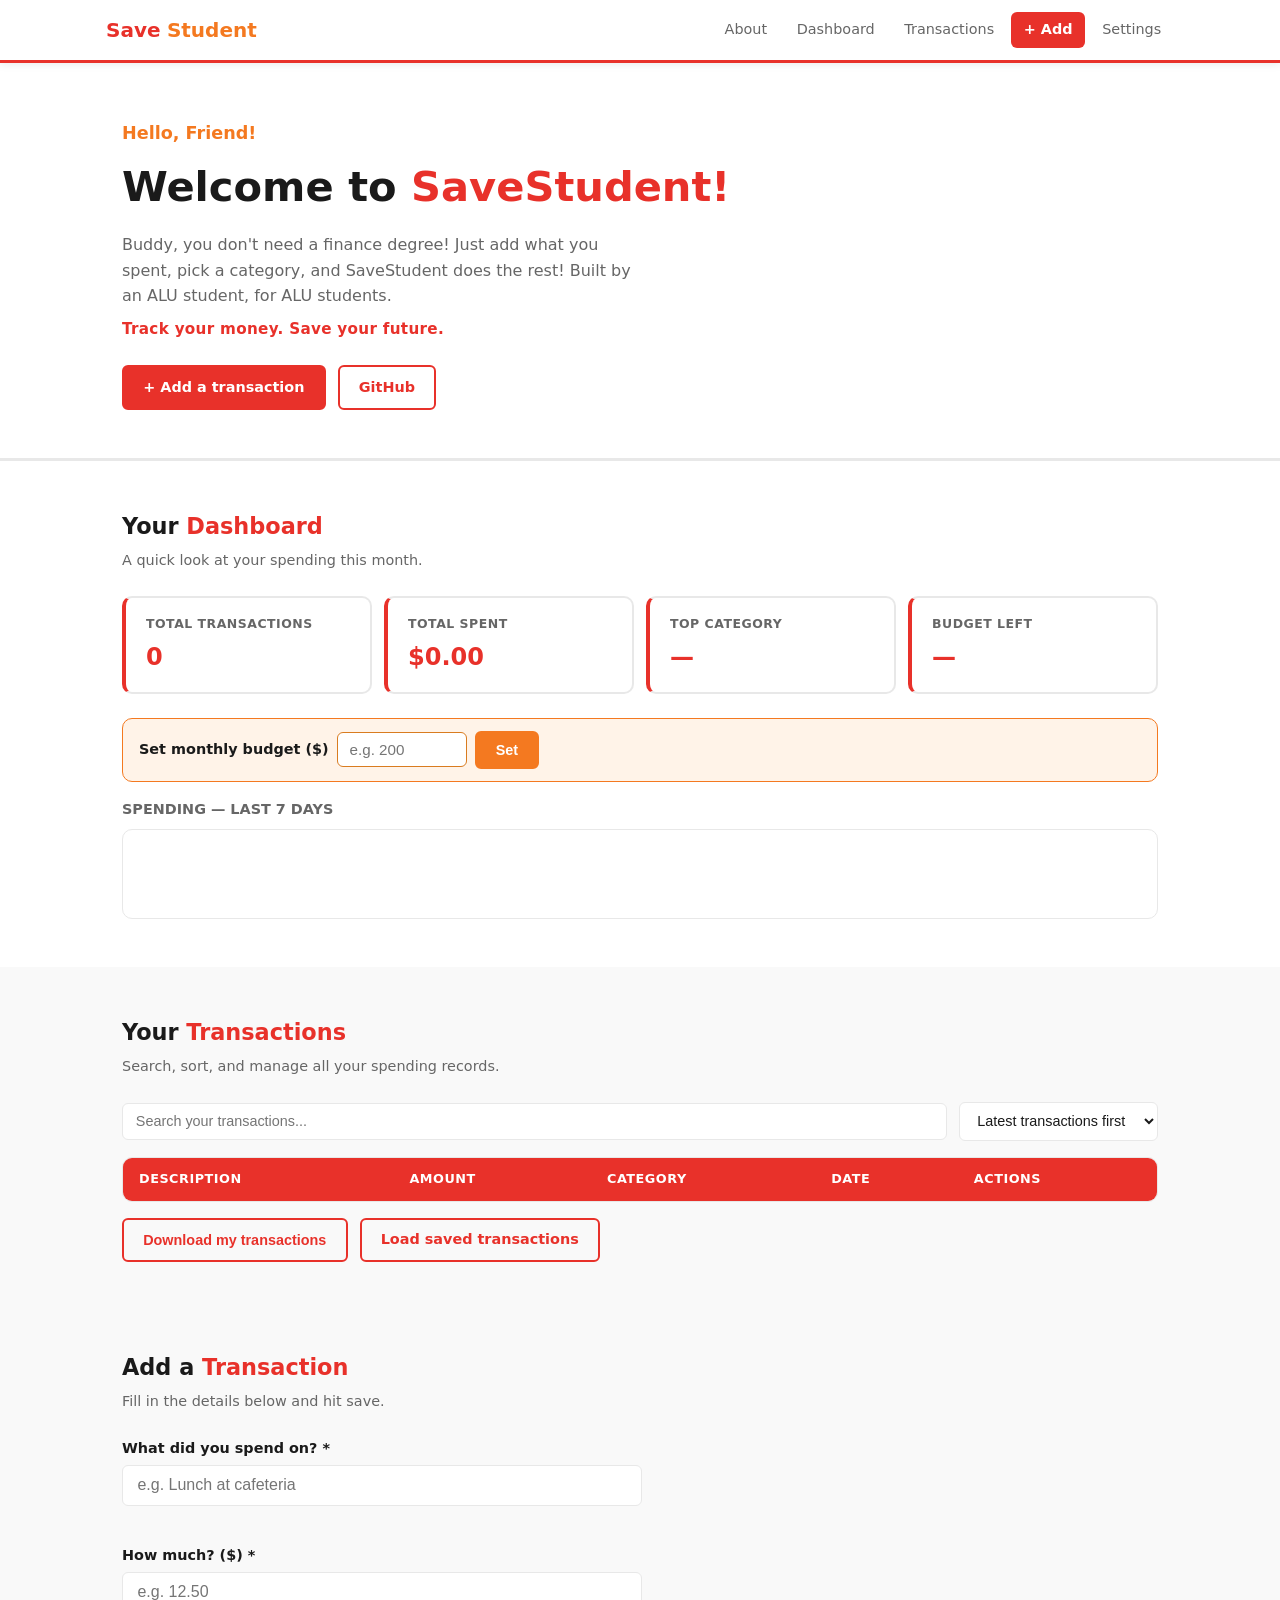
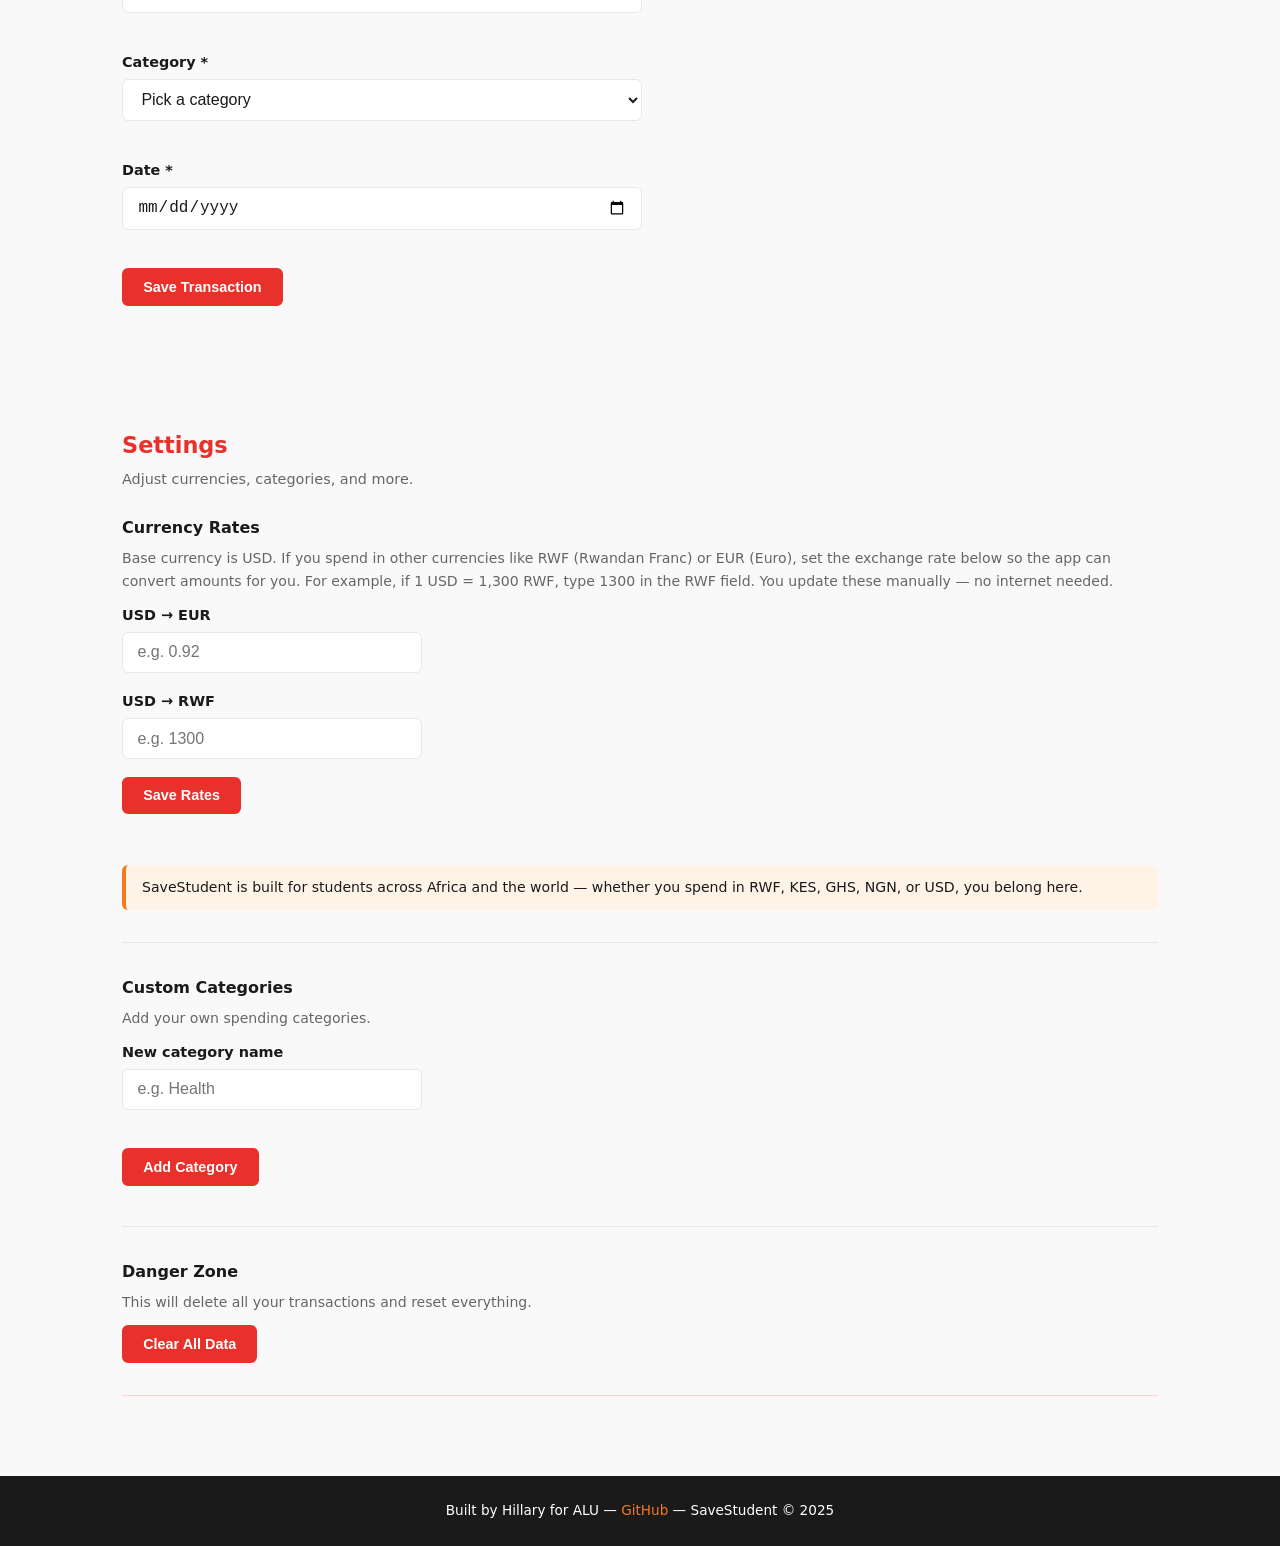
<file: index.html>
<!DOCTYPE html>
<html lang="en">
<head>
  <meta charset="UTF-8" />
  <meta name="viewport" content="width=device-width, initial-scale=1.0" />
  <title>Save Student — Track Your Money</title>
  <link rel="stylesheet" href="styles/main.css" />
</head>
<body>

  <a href="#main-content" class="skip-link">Skip to main content</a>

  <!-- HEADER -->
  <header class="site-header">
    <div class="header-inner">
      <a href="#about" class="logo">Save<span class="accent">Student</span></a>
      <nav class="main-nav" aria-label="Main navigation">
        <ul>
          <li><a href="#about"           class="nav-link">About</a></li>
          <li><a href="#dashboard"       class="nav-link">Dashboard</a></li>
          <li><a href="#transactions"    class="nav-link">Transactions</a></li>
          <li><a href="#add-transaction" class="nav-link nav-link--cta">+ Add</a></li>
          <li><a href="#settings"        class="nav-link">Settings</a></li>
        </ul>
      </nav>
      <button class="nav-toggle" aria-label="Toggle navigation" aria-expanded="false">
        <span></span><span></span><span></span>
      </button>
    </div>
  </header>

  <main id="main-content">

<!-- ABOUT / HERO -->
    <section id="about" class="hero" aria-labelledby="about-heading">
      <div class="container">
        <p class="hero-greeting">Hello, Friend! </p>
        <h1 id="about-heading">Welcome to <span>SaveStudent!</span></h1>
        <p class="hero-sub">Buddy, you don't need a finance degree! Just add what you spent, pick a category, and SaveStudent does the rest! Built by an ALU student, for ALU students.</p>
        <p class="hero-tagline">Track your money. Save your future.</p>
        <div class="hero-links">
          <a href="#add-transaction" class="btn btn--primary">+ Add a transaction</a>
          <a href="https://github.com/hillary-kayne" target="_blank" class="btn btn--outline">GitHub</a>
        </div>
      </div>
    </section>

    <!-- DASHBOARD -->
    <section id="dashboard" class="section" aria-labelledby="dashboard-heading">
      <div class="container">
        <h2 id="dashboard-heading" class="section-title">Your <span>Dashboard</span></h2>
        <p class="section-sub">A quick look at your spending this month.</p>

        <div class="stats-grid">
          <div class="stat-card">
            <span class="stat-label">Total Transactions</span>
            <span class="stat-value" id="stat-total">0</span>
          </div>
          <div class="stat-card">
            <span class="stat-label">Total Spent</span>
            <span class="stat-value" id="stat-spent">$0.00</span>
          </div>
          <div class="stat-card">
            <span class="stat-label">Top Category</span>
            <span class="stat-value" id="stat-top-cat">—</span>
          </div>
          <div class="stat-card">
            <span class="stat-label">Budget Left</span>
            <span class="stat-value" id="stat-remaining">—</span>
          </div>
        </div>

        <div class="budget-cap-row">
          <label for="budget-cap">Set monthly budget ($)</label>
          <input type="number" id="budget-cap" placeholder="e.g. 200" min="0" style="width:130px;padding:0.5rem 0.75rem;border:1.5px solid #d97c20;border-radius:6px;font-size:0.95rem;" />
          <button id="set-budget-btn" class="btn btn--orange">Set</button>
        </div>

        <div id="budget-alert" role="status" aria-live="polite" class="budget-alert hidden"></div>

        <div class="chart-section">
          <h3>Spending — Last 7 Days</h3>
          <div class="bar-chart" id="bar-chart" aria-label="Bar chart of spending over last 7 days"></div>
        </div>
      </div>
    </section>

    <!-- TRANSACTIONS -->
    <section id="transactions" class="section section--alt" aria-labelledby="transactions-heading">
      <div class="container">
        <h2 id="transactions-heading" class="section-title">Your <span>Transactions</span></h2>
        <p class="section-sub">Search, sort, and manage all your spending records.</p>

        <div class="table-controls">
          <div class="search-wrap">
            <label for="search-input" class="sr-only">Search transactions</label>
            <input type="text" id="search-input" placeholder="Search your transactions..." autocomplete="off" />
          </div>
          <div class="sort-wrap">
            <label for="sort-select" class="sr-only">Sort by</label>
            <select id="sort-select">
              <option value="date-desc">Latest transactions first</option>
              <option value="date-asc">Oldest transactions first</option>
              <option value="desc-asc">Name A → Z</option>
              <option value="desc-desc">Name Z → A</option>
              <option value="amount-asc">Lowest amount first</option>
              <option value="amount-desc">Highest amount first</option>
            </select>
          </div>
        </div>

        <div id="search-status" role="status" aria-live="polite" class="sr-only"></div>

        <div class="table-wrap">
          <table class="transactions-table" aria-label="Transactions list">
            <thead>
              <tr>
                <th scope="col">Description</th>
                <th scope="col">Amount</th>
                <th scope="col">Category</th>
                <th scope="col">Date</th>
                <th scope="col">Actions</th>
              </tr>
            </thead>
            <tbody id="transactions-body"></tbody>
          </table>
          <p id="empty-state" class="empty-state hidden">No transactions yet — add your first one below!</p>
        </div>

        <div class="import-export">
          <button id="export-btn" class="btn btn--outline">Download my transactions</button>
          <label class="btn btn--outline" for="import-input">
            Load saved transactions
            <input type="file" id="import-input" accept=".json" class="sr-only" />
          </label>
        </div>
      </div>
    </section>

    <!-- ADD / EDIT FORM -->
    <section id="add-transaction" aria-labelledby="form-heading">
      <div class="container" style="padding-top:2.5rem;padding-bottom:2.5rem;">
        <h2 id="form-heading" class="section-title">Add a <span>Transaction</span></h2>
        <p class="section-sub">Fill in the details below and hit save.</p>

        <form id="transaction-form" novalidate style="max-width:520px;">
          <input type="hidden" id="edit-id" />

          <div class="form-group">
            <label for="f-description">What did you spend on? *</label>
            <input type="text" id="f-description" required autocomplete="off" placeholder="e.g. Lunch at cafeteria" />
            <span class="field-error" id="err-description" role="alert" aria-live="assertive"></span>
          </div>

          <div class="form-group">
            <label for="f-amount">How much? ($) *</label>
            <input type="text" id="f-amount" required placeholder="e.g. 12.50" />
            <span class="field-error" id="err-amount" role="alert" aria-live="assertive"></span>
          </div>

          <div class="form-group">
            <label for="f-category">Category *</label>
            <select id="f-category" required>
              <option value="">Pick a category</option>
              <option value="Food">Food</option>
              <option value="Books">Books</option>
              <option value="Transport">Transport</option>
              <option value="Entertainment">Entertainment</option>
              <option value="Fees">Fees</option>
              <option value="Other">Other</option>
            </select>
            <span class="field-error" id="err-category" role="alert" aria-live="assertive"></span>
          </div>

          <div class="form-group">
            <label for="f-date">Date *</label>
            <input type="date" id="f-date" required />
            <span class="field-error" id="err-date" role="alert" aria-live="assertive"></span>
          </div>

          <div class="form-actions">
            <button type="submit" class="btn btn--primary" id="form-submit-btn">Save Transaction</button>
            <button type="button" class="btn btn--ghost hidden" id="form-cancel-btn">Cancel</button>
          </div>

          <div id="form-status" role="status" aria-live="polite" class="form-status"></div>
        </form>
      </div>
    </section>

    <!-- SETTINGS -->
    <section id="settings" class="section section--alt" aria-labelledby="settings-heading">
      <div class="container">
        <h2 id="settings-heading" class="section-title"><span>Settings</span></h2>
        <p class="section-sub">Adjust currencies, categories, and more.</p>

        <div class="settings-group">
          <h3>Currency Rates</h3>
          <p class="settings-desc">Base currency is USD. If you spend in other currencies like RWF (Rwandan Franc) or EUR (Euro), set the exchange rate below so the app can convert amounts for you. For example, if 1 USD = 1,300 RWF, type 1300 in the RWF field. You update these manually — no internet needed.</p>
          <div class="form-group" style="max-width:300px;">
            <label for="rate-eur">USD → EUR</label>
            <input type="text" id="rate-eur" placeholder="e.g. 0.92" />
          </div>
          <div class="form-group" style="max-width:300px;">
            <label for="rate-rwf">USD → RWF</label>
            <input type="text" id="rate-rwf" placeholder="e.g. 1300" />
          </div>
          <button id="save-rates-btn" class="btn btn--primary">Save Rates</button>
          <div id="rates-status" role="status" aria-live="polite" class="form-status"></div>
          <p class="diversity-note"> SaveStudent is built for students across Africa and the world — whether you spend in RWF, KES, GHS, NGN, or USD, you belong here.</p>
        </div>

        <div class="settings-group">
          <h3>Custom Categories</h3>
          <p class="settings-desc">Add your own spending categories.</p>
          <div class="form-group" style="max-width:300px;">
            <label for="new-category">New category name</label>
            <input type="text" id="new-category" placeholder="e.g. Health" />
            <span class="field-error" id="err-new-category" role="alert" aria-live="assertive"></span>
          </div>
          <button id="add-category-btn" class="btn btn--primary">Add Category</button>
          <ul id="category-list" class="category-list" aria-label="Custom categories"></ul>
        </div>

        <div class="settings-group danger-zone">
          <h3>Danger Zone</h3>
          <p class="settings-desc">This will delete all your transactions and reset everything.</p>
          <button id="clear-data-btn" class="btn btn--danger">Clear All Data</button>
        </div>
      </div>
    </section>

  </main>

  <!-- FOOTER -->
  <footer class="site-footer">
    <div class="container">
      <p>Built by Hillary for ALU &mdash; <a href="https://github.com/hillary-kayne">GitHub</a> &mdash; SaveStudent &copy; 2025</p>
    </div>
  </footer>

  <!-- Delete confirm modal -->
  <div id="delete-modal" class="modal hidden" role="dialog" aria-modal="true" aria-labelledby="modal-title">
    <div class="modal-box">
      <h3 id="modal-title">Delete this transaction?</h3>
      <p>Once deleted, it's gone for good.</p>
      <div class="modal-actions">
        <button id="modal-confirm" class="btn btn--danger">Yes, delete</button>
        <button id="modal-cancel" class="btn btn--ghost">Cancel</button>
      </div>
    </div>
  </div>

  <script type="module" src="scripts/app.js"></script>
</body>
</html>
</file>
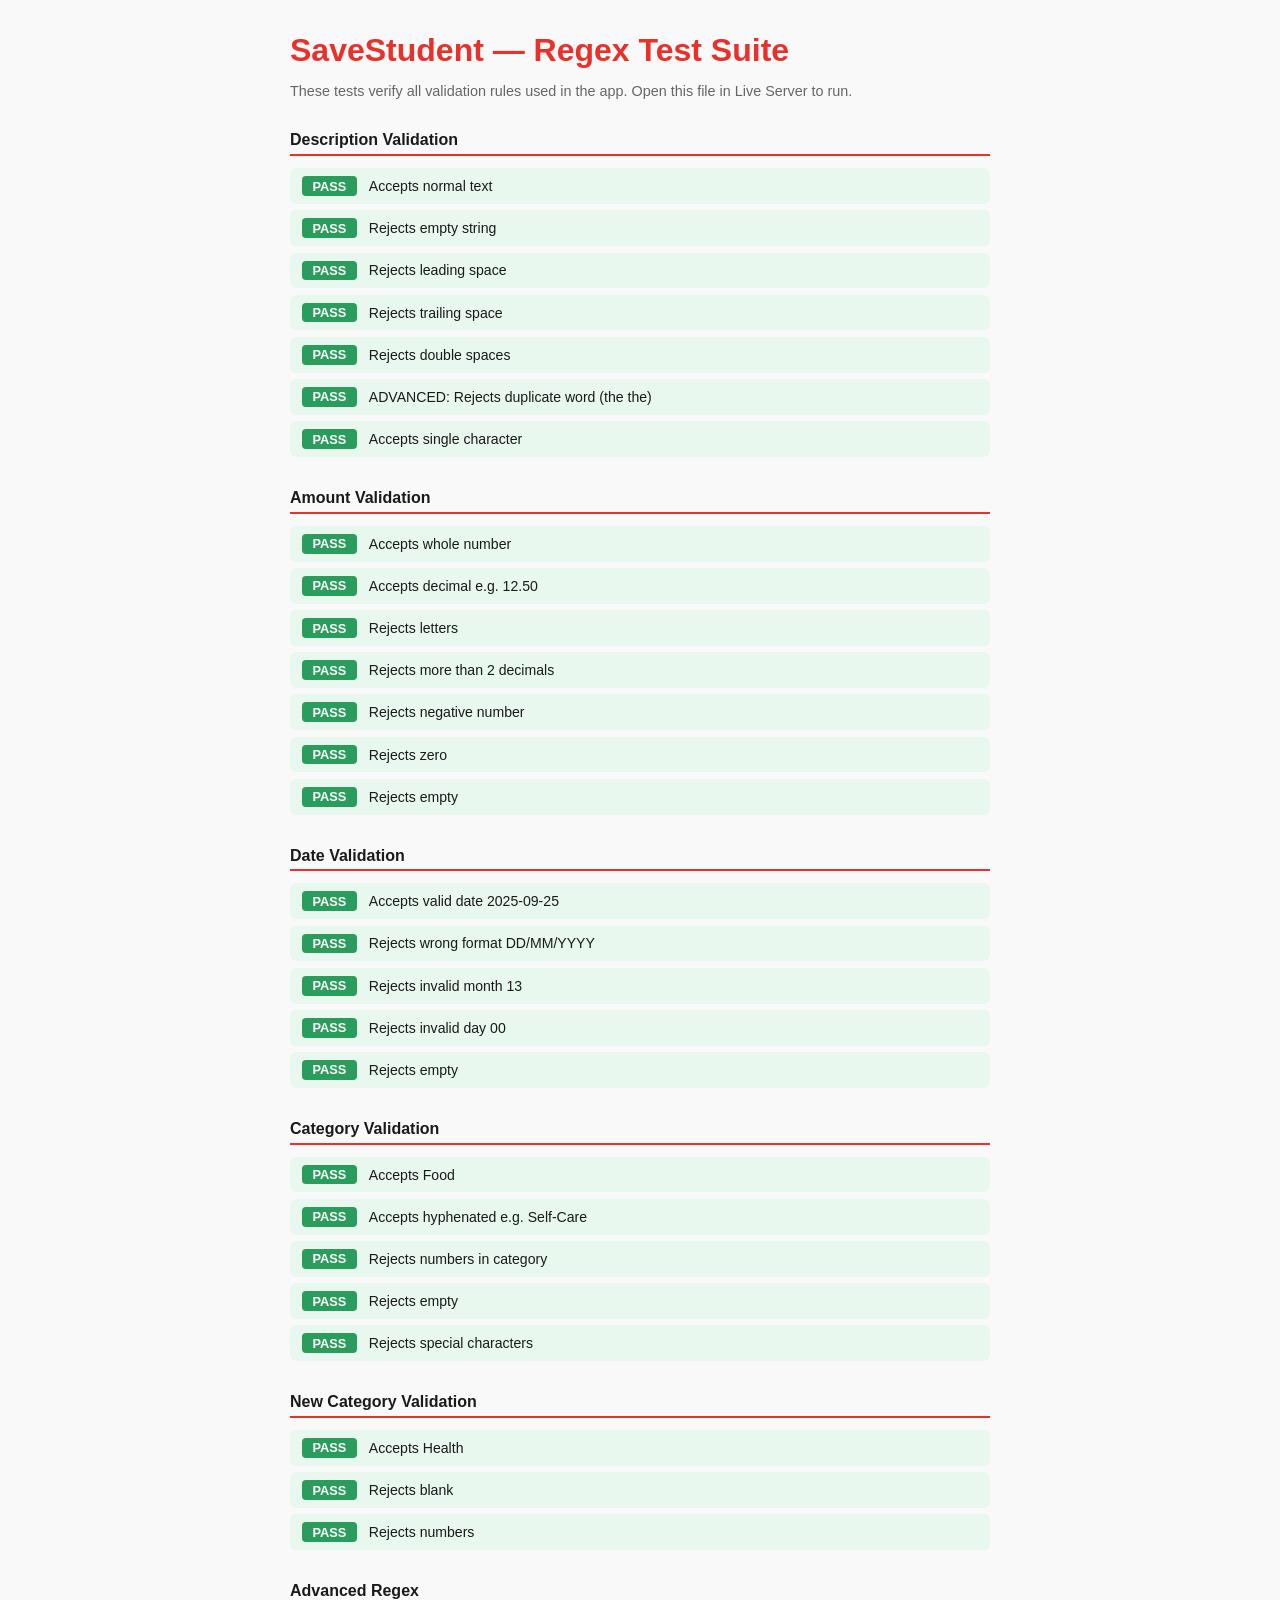
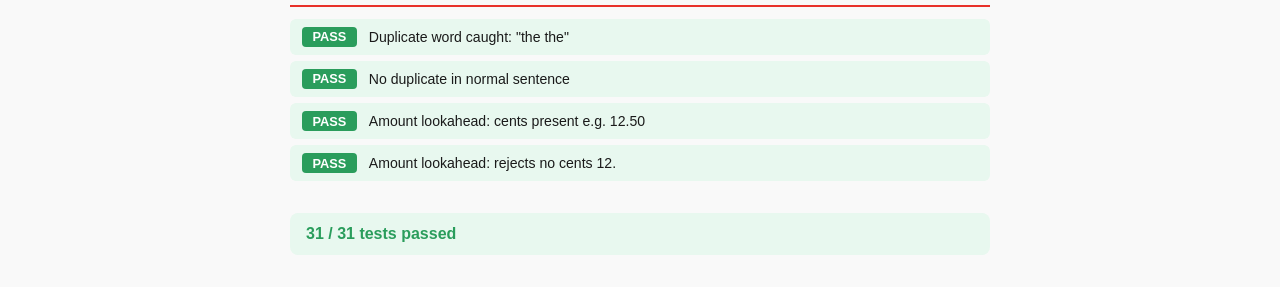
<file: tests.html>
<!DOCTYPE html>
<html lang="en">
<head>
  <meta charset="UTF-8" />
  <meta name="viewport" content="width=device-width, initial-scale=1.0" />
  <title>SaveStudent — Tests</title>
  <style>
    body { font-family: 'Segoe UI', sans-serif; max-width: 700px; margin: 2rem auto; padding: 0 1rem; background: #f9f9f9; color: #1a1a1a; }
    h1 { color: #E8312A; margin-bottom: 0.25rem; }
    p.sub { color: #666; margin-bottom: 2rem; font-size: 0.9rem; }
    .suite { margin-bottom: 2rem; }
    .suite h2 { font-size: 1rem; font-weight: 700; border-bottom: 2px solid #E8312A; padding-bottom: 0.3rem; margin-bottom: 0.75rem; }
    .test { display: flex; align-items: center; gap: 0.75rem; padding: 0.5rem 0.75rem; border-radius: 6px; margin-bottom: 0.4rem; font-size: 0.88rem; }
    .test.pass { background: #e8f8ef; }
    .test.fail { background: #fff0f0; }
    .badge { font-weight: 700; font-size: 0.8rem; min-width: 42px; text-align: center; padding: 0.15rem 0.4rem; border-radius: 4px; }
    .pass .badge { background: #2a9d5c; color: #fff; }
    .fail .badge { background: #E8312A; color: #fff; }
    #summary { margin-top: 1.5rem; font-weight: 700; font-size: 1rem; padding: 0.75rem 1rem; border-radius: 8px; }
    .all-pass { background: #e8f8ef; color: #2a9d5c; }
    .some-fail { background: #fff0f0; color: #E8312A; }
  </style>
</head>
<body>
  <h1>SaveStudent — Regex Test Suite</h1>
  <p class="sub">These tests verify all validation rules used in the app. Open this file in Live Server to run.</p>
  <div id="output"></div>
  <div id="summary"></div>

  <script type="module">
    import { validateDescription, validateAmount, validateDate, validateCategory, validateNewCategory } from './scripts/validators.js';

    const results = [];

    function test(suite, label, fn) {
      try {
        const passed = fn();
        results.push({ suite, label, passed });
      } catch(e) {
        results.push({ suite, label, passed: false, error: e.message });
      }
    }

    function expect(val) {
      return {
        toBe: (expected) => val === expected,
        toBeTruthy: () => !!val,
        toBeFalsy: () => !val,
      };
    }

    // ── Description tests ──────────────────────────
    test('Description Validation', 'Accepts normal text', () =>
      expect(validateDescription('Lunch at cafeteria')).toBe(''));
    test('Description Validation', 'Rejects empty string', () =>
      expect(validateDescription('')).toBeTruthy());
    test('Description Validation', 'Rejects leading space', () =>
      expect(validateDescription(' Lunch')).toBeTruthy());
    test('Description Validation', 'Rejects trailing space', () =>
      expect(validateDescription('Lunch ')).toBeTruthy());
    test('Description Validation', 'Rejects double spaces', () =>
      expect(validateDescription('Lunch  at')).toBeTruthy());
    test('Description Validation', 'ADVANCED: Rejects duplicate word (the the)', () =>
      expect(validateDescription('I went to the the shop')).toBeTruthy());
    test('Description Validation', 'Accepts single character', () =>
      expect(validateDescription('X')).toBe(''));

    // ── Amount tests ───────────────────────────────
    test('Amount Validation', 'Accepts whole number', () =>
      expect(validateAmount('45')).toBe(''));
    test('Amount Validation', 'Accepts decimal e.g. 12.50', () =>
      expect(validateAmount('12.50')).toBe(''));
    test('Amount Validation', 'Rejects letters', () =>
      expect(validateAmount('abc')).toBeTruthy());
    test('Amount Validation', 'Rejects more than 2 decimals', () =>
      expect(validateAmount('12.500')).toBeTruthy());
    test('Amount Validation', 'Rejects negative number', () =>
      expect(validateAmount('-5')).toBeTruthy());
    test('Amount Validation', 'Rejects zero', () =>
      expect(validateAmount('0')).toBeTruthy());
    test('Amount Validation', 'Rejects empty', () =>
      expect(validateAmount('')).toBeTruthy());

    // ── Date tests ─────────────────────────────────
    test('Date Validation', 'Accepts valid date 2025-09-25', () =>
      expect(validateDate('2025-09-25')).toBe(''));
    test('Date Validation', 'Rejects wrong format DD/MM/YYYY', () =>
      expect(validateDate('25/09/2025')).toBeTruthy());
    test('Date Validation', 'Rejects invalid month 13', () =>
      expect(validateDate('2025-13-01')).toBeTruthy());
    test('Date Validation', 'Rejects invalid day 00', () =>
      expect(validateDate('2025-09-00')).toBeTruthy());
    test('Date Validation', 'Rejects empty', () =>
      expect(validateDate('')).toBeTruthy());

    // ── Category tests ─────────────────────────────
    test('Category Validation', 'Accepts Food', () =>
      expect(validateCategory('Food')).toBe(''));
    test('Category Validation', 'Accepts hyphenated e.g. Self-Care', () =>
      expect(validateCategory('Self-Care')).toBe(''));
    test('Category Validation', 'Rejects numbers in category', () =>
      expect(validateCategory('Food2')).toBeTruthy());
    test('Category Validation', 'Rejects empty', () =>
      expect(validateCategory('')).toBeTruthy());
    test('Category Validation', 'Rejects special characters', () =>
      expect(validateCategory('Food@')).toBeTruthy());

    // ── New category tests ─────────────────────────
    test('New Category Validation', 'Accepts Health', () =>
      expect(validateNewCategory('Health')).toBe(''));
    test('New Category Validation', 'Rejects blank', () =>
      expect(validateNewCategory('')).toBeTruthy());
    test('New Category Validation', 'Rejects numbers', () =>
      expect(validateNewCategory('Cat1')).toBeTruthy());

    // ── Advanced regex tests ───────────────────────
    test('Advanced Regex', 'Duplicate word caught: "the the"', () => {
      const re = /\b(\w+)\s+\1\b/i;
      return expect(re.test('the the shop')).toBe(true);
    });
    test('Advanced Regex', 'No duplicate in normal sentence', () => {
      const re = /\b(\w+)\s+\1\b/i;
      return expect(re.test('lunch at cafeteria')).toBe(false);
    });
    test('Advanced Regex', 'Amount lookahead: cents present e.g. 12.50', () => {
      const re = /^(0|[1-9]\d*)(?=\.\d{1,2}$)\d*\.\d{1,2}$/;
      return expect(re.test('12.50')).toBe(true);
    });
    test('Advanced Regex', 'Amount lookahead: rejects no cents 12.', () => {
      const re = /^(0|[1-9]\d*)(\.\d{1,2})?$/;
      return expect(re.test('12.')).toBe(false);
    });

    // ── Render results ─────────────────────────────
    const output = document.getElementById('output');
    const suites = {};
    results.forEach(r => {
      if (!suites[r.suite]) suites[r.suite] = [];
      suites[r.suite].push(r);
    });

    Object.entries(suites).forEach(([name, tests]) => {
      const div = document.createElement('div');
      div.className = 'suite';
      div.innerHTML = `<h2>${name}</h2>` +
        tests.map(t => `
          <div class="test ${t.passed ? 'pass' : 'fail'}">
            <span class="badge">${t.passed ? 'PASS' : 'FAIL'}</span>
            <span>${t.label}</span>
          </div>
        `).join('');
      output.appendChild(div);
    });

    const total = results.length;
    const passed = results.filter(r => r.passed).length;
    const summary = document.getElementById('summary');
    summary.textContent = `${passed} / ${total} tests passed`;
    summary.className = passed === total ? 'all-pass' : 'some-fail';
  </script>
</body>
</html>
</file>
<file: styles/main.css>
/* =============================================
   SAVE STUDENT — main.css
   Clean, simple, ALU-inspired colors
   Mobile-first: 360px → 768px → 1024px
   ============================================= */

*, *::before, *::after { box-sizing: border-box; margin: 0; padding: 0; }

:root {
  --red:       #E8312A;
  --red-dark:  #c0261f;
  --orange:    #F47920;
  --orange-light: #fff3e8;
  --bg:        #ffffff;
  --surface:   #f9f9f9;
  --border:    #e8e8e8;
  --text:      #1a1a1a;
  --muted:     #666666;
  --faint:     #999999;
  --success:   #2a9d5c;
  --danger:    #E8312A;
  --font:      'Segoe UI', system-ui, sans-serif;
  --radius:    10px;
  --radius-sm: 6px;
  --shadow:    0 2px 8px rgba(0,0,0,0.08);
  --transition: 0.2s ease;
}

html { scroll-behavior: smooth; }
body {
  font-family: var(--font);
  background: var(--bg);
  color: var(--text);
  font-size: 16px;
  line-height: 1.6;
}

/* === SKIP LINK === */
.skip-link {
  position: absolute; top: -100px; left: 1rem;
  background: var(--red); color: #fff;
  padding: 0.5rem 1rem; border-radius: var(--radius-sm);
  z-index: 9999; font-weight: 600;
  transition: top var(--transition);
}
.skip-link:focus { top: 1rem; }

/* === HEADER === */
.site-header {
  position: sticky; top: 0; z-index: 100;
  background: #fff;
  border-bottom: 3px solid var(--red);
  box-shadow: var(--shadow);
}
.header-inner {
  display: flex; align-items: center;
  justify-content: space-between;
  padding: 0 1rem; height: 60px;
  max-width: 1100px; margin: 0 auto;
}
.logo {
  display: flex; align-items: center; gap: 0.4rem;
  font-size: 1.25rem; font-weight: 800;
  color: var(--red); text-decoration: none;
}
.logo span.accent { color: var(--orange); }

.main-nav { display: none; }
.main-nav ul { list-style: none; display: flex; gap: 0.25rem; }
.nav-link {
  display: block; padding: 0.4rem 0.8rem;
  border-radius: var(--radius-sm);
  color: var(--muted); text-decoration: none;
  font-size: 0.9rem; font-weight: 500;
  transition: color var(--transition), background var(--transition);
}
.nav-link:hover, .nav-link:focus { color: var(--red); background: #fff0f0; }
.nav-link--cta {
  background: var(--red); color: #fff !important;
  font-weight: 700; border-radius: var(--radius-sm);
}
.nav-link--cta:hover { background: var(--red-dark); }

.nav-toggle {
  display: flex; flex-direction: column; gap: 5px;
  background: none; border: none; cursor: pointer; padding: 0.5rem;
}
.nav-toggle span { display: block; width: 22px; height: 2px; background: var(--text); border-radius: 2px; transition: transform var(--transition), opacity var(--transition); }
.nav-toggle:focus { outline: 2px solid var(--red); outline-offset: 2px; }

.site-header.nav-open .main-nav {
  display: block; position: absolute;
  top: 60px; left: 0; right: 0;
  background: #fff; border-bottom: 2px solid var(--red);
  padding: 0.75rem 1rem;
}
.site-header.nav-open .main-nav ul { flex-direction: column; }
.site-header.nav-open .nav-toggle span:nth-child(1) { transform: translateY(7px) rotate(45deg); }
.site-header.nav-open .nav-toggle span:nth-child(2) { opacity: 0; }
.site-header.nav-open .nav-toggle span:nth-child(3) { transform: translateY(-7px) rotate(-45deg); }

/* === LAYOUT === */
.container { max-width: 1100px; margin: 0 auto; padding: 0 1rem; }
.section { padding: 2.5rem 0; }
.section--alt { background: var(--surface); }
.section--red { background: var(--red); color: #fff; }

/* === ABOUT / HERO === */
.hero { background: #fff; border-bottom: 3px solid var(--border); padding: 3rem 0 2.5rem; }
.hero-greeting { font-size: 1.1rem; font-weight: 600; color: var(--orange); margin-bottom: 0.4rem; }
.hero h1 { font-size: clamp(1.8rem, 4vw, 2.6rem); font-weight: 800; color: var(--text); margin-bottom: 0.75rem; }
.hero h1 span { color: var(--red); }
.hero-sub { font-size: 1rem; color: var(--muted); max-width: 520px; margin-bottom: 0.5rem; }
.hero-tagline { font-size: 0.95rem; font-weight: 700; color: var(--red); margin-bottom: 1.5rem; letter-spacing: 0.02em; }
.hero-links { display: flex; gap: 0.75rem; flex-wrap: wrap; }

/* === BUTTONS === */
.btn {
  display: inline-flex; align-items: center; gap: 0.4rem;
  padding: 0.55rem 1.2rem; border-radius: var(--radius-sm);
  font-size: 0.9rem; font-weight: 700; cursor: pointer;
  border: 2px solid transparent; text-decoration: none;
  transition: background var(--transition), color var(--transition), transform var(--transition);
}
.btn:focus { outline: 2px solid var(--orange); outline-offset: 2px; }
.btn:active { transform: scale(0.97); }
.btn--primary { background: var(--red); color: #fff; border-color: var(--red); }
.btn--primary:hover { background: var(--red-dark); border-color: var(--red-dark); }
.btn--orange { background: var(--orange); color: #fff; border-color: var(--orange); }
.btn--orange:hover { background: #d96a18; }
.btn--outline { background: transparent; color: var(--red); border-color: var(--red); }
.btn--outline:hover { background: var(--red); color: #fff; }
.btn--white { background: #fff; color: var(--red); border-color: #fff; }
.btn--white:hover { background: var(--orange-light); }
.btn--ghost { background: var(--surface); color: var(--muted); border-color: var(--border); }
.btn--ghost:hover { color: var(--text); }
.btn--danger { background: var(--danger); color: #fff; border-color: var(--danger); }
.btn--danger:hover { background: var(--red-dark); }

/* === SECTION HEADINGS === */
.section-title {
  font-size: 1.4rem; font-weight: 800;
  color: var(--text); margin-bottom: 0.25rem;
}
.section-title span { color: var(--red); }
.section-sub { color: var(--muted); font-size: 0.9rem; margin-bottom: 1.5rem; }

/* === STATS GRID === */
.stats-grid {
  display: grid;
  grid-template-columns: 1fr 1fr;
  gap: 0.75rem; margin-bottom: 1.5rem;
}
.stat-card {
  background: #fff; border: 2px solid var(--border);
  border-radius: var(--radius); padding: 1rem 1.25rem;
  display: flex; flex-direction: column; gap: 0.25rem;
  border-left: 4px solid var(--red);
  transition: box-shadow var(--transition);
}
.stat-card:hover { box-shadow: var(--shadow); }
.stat-label { font-size: 0.78rem; color: var(--muted); text-transform: uppercase; letter-spacing: 0.04em; font-weight: 600; }
.stat-value { font-size: 1.5rem; font-weight: 800; color: var(--red); }

/* Budget row */
.budget-cap-row {
  display: flex; flex-wrap: wrap; align-items: center;
  gap: 0.5rem; margin-bottom: 1rem;
  padding: 0.75rem 1rem;
  background: var(--orange-light);
  border: 1.5px solid var(--orange);
  border-radius: var(--radius);
}
.budget-cap-row label { font-size: 0.9rem; font-weight: 600; color: var(--text); }
.budget-cap-row input { width: 120px; }

.budget-alert {
  padding: 0.75rem 1rem; border-radius: var(--radius-sm);
  font-weight: 600; margin-bottom: 1rem;
}
.budget-alert.under { background: #e8f8ef; color: var(--success); border: 1.5px solid var(--success); }
.budget-alert.over  { background: #fff0f0; color: var(--danger); border: 1.5px solid var(--danger); }

/* Chart */
.chart-section h3 { font-size: 0.9rem; font-weight: 700; color: var(--muted); margin-bottom: 0.5rem; text-transform: uppercase; }
.bar-chart {
  display: flex; align-items: flex-end; gap: 0.4rem;
  height: 90px; background: #fff;
  border: 1.5px solid var(--border);
  border-radius: var(--radius); padding: 0.5rem;
}
.bar-chart .bar-col { display: flex; flex-direction: column; align-items: center; flex: 1; gap: 3px; }
.bar-chart .bar { width: 100%; background: var(--orange); border-radius: 3px 3px 0 0; min-height: 4px; transition: height 0.4s ease; }
.bar-chart .bar-label { font-size: 0.62rem; color: var(--muted); }

/* === TABLE CONTROLS === */
.table-controls {
  display: flex; flex-direction: column; gap: 0.75rem; margin-bottom: 1rem;
}
.search-wrap { display: flex; flex-direction: column; gap: 0.4rem; }
.search-wrap input, .sort-wrap select {
  padding: 0.6rem 0.8rem;
  background: #fff; border: 1.5px solid var(--border);
  border-radius: var(--radius-sm); color: var(--text); font-size: 0.9rem;
  transition: border-color var(--transition);
  width: 100%;
}
.search-wrap input:focus, .sort-wrap select:focus {
  outline: none; border-color: var(--red);
}
.checkbox-label { display: flex; align-items: center; gap: 0.4rem; font-size: 0.85rem; color: var(--muted); cursor: pointer; }
input[type="checkbox"] { accent-color: var(--red); }

/* === TABLE === */
.table-wrap { overflow-x: auto; margin-bottom: 1rem; border-radius: var(--radius); border: 1.5px solid var(--border); }
.transactions-table { width: 100%; border-collapse: collapse; font-size: 0.9rem; }
.transactions-table th {
  text-align: left; padding: 0.7rem 1rem;
  background: var(--red); color: #fff;
  font-size: 0.8rem; text-transform: uppercase;
  letter-spacing: 0.04em; font-weight: 700;
  white-space: nowrap;
}
.transactions-table td { padding: 0.7rem 1rem; border-bottom: 1px solid var(--border); vertical-align: middle; }
.transactions-table tr:last-child td { border-bottom: none; }
.transactions-table tr:hover td { background: #fff8f8; }

/* Badges */
.badge {
  display: inline-block; padding: 0.2rem 0.6rem;
  border-radius: 20px; font-size: 0.75rem; font-weight: 700;
  background: var(--surface); color: var(--muted);
}
.badge--Food        { background: #e8f8ef; color: #2a9d5c; }
.badge--Books       { background: #e8f0ff; color: #3a5fd9; }
.badge--Transport   { background: #fff3e8; color: #d97c20; }
.badge--Entertainment { background: #f3e8ff; color: #8b3db8; }
.badge--Fees        { background: #fff0f0; color: var(--red); }
.badge--Other       { background: #f0f0f0; color: #666; }

.action-btns { display: flex; gap: 0.4rem; }
.btn-icon {
  background: #fff; border: 1.5px solid var(--border);
  border-radius: var(--radius-sm); color: var(--muted);
  padding: 0.3rem 0.65rem; font-size: 0.8rem; font-weight: 600;
  cursor: pointer; transition: all var(--transition);
}
.btn-icon:hover { border-color: var(--orange); color: var(--orange); }
.btn-icon:focus { outline: 2px solid var(--red); }
.btn-icon--delete:hover { border-color: var(--red); color: var(--red); }

mark { background: #ffe08a; color: var(--text); border-radius: 2px; padding: 0 2px; }
.empty-state { text-align: center; color: var(--muted); padding: 2.5rem 1rem; font-size: 0.95rem; }
.import-export { display: flex; gap: 0.75rem; flex-wrap: wrap; margin-top: 0.5rem; }

/* === FORM === */
#add-transaction { background: var(--surface); }
.form-group { margin-bottom: 1.1rem; display: flex; flex-direction: column; gap: 0.3rem; }
.form-group label { font-size: 0.9rem; font-weight: 700; color: var(--text); }
.form-group input, .form-group select {
  padding: 0.65rem 0.9rem;
  background: #fff; border: 1.5px solid var(--border);
  border-radius: var(--radius-sm); color: var(--text); font-size: 1rem;
  transition: border-color var(--transition), box-shadow var(--transition);
}
.form-group input:focus, .form-group select:focus {
  outline: none; border-color: var(--red);
  box-shadow: 0 0 0 3px rgba(232,49,42,0.1);
}
.form-group input.invalid { border-color: var(--red); }
.form-group input.valid   { border-color: var(--success); }
.field-error { font-size: 0.8rem; color: var(--danger); min-height: 1rem; font-weight: 600; }
.form-actions { display: flex; gap: 0.75rem; flex-wrap: wrap; margin-top: 0.75rem; }
.form-status { margin-top: 0.75rem; font-size: 0.9rem; color: var(--success); font-weight: 600; }

/* === SETTINGS === */
.settings-group { margin-bottom: 2rem; padding-bottom: 2rem; border-bottom: 1px solid var(--border); }
.settings-group h3 { font-size: 1rem; font-weight: 700; margin-bottom: 0.4rem; }
.settings-desc { color: var(--muted); font-size: 0.88rem; margin-bottom: 0.75rem; }
.category-list { list-style: none; display: flex; flex-wrap: wrap; gap: 0.5rem; margin-top: 0.5rem; }
.category-list li {
  display: flex; align-items: center; gap: 0.4rem;
  background: #fff; border: 1.5px solid var(--border);
  border-radius: 20px; padding: 0.2rem 0.7rem; font-size: 0.85rem; font-weight: 600;
}
.category-list button { background: none; border: none; cursor: pointer; color: var(--red); font-size: 1rem; }
.danger-zone { border-color: #ffd0ce; }
.rates-info { font-size: 0.85rem; color: var(--muted); margin-top: 0.4rem; }

/* === MODAL === */
.modal {
  position: fixed; inset: 0;
  background: rgba(0,0,0,0.45);
  display: flex; align-items: center; justify-content: center;
  z-index: 999;
}
.modal-box {
  background: #fff; border-top: 4px solid var(--red);
  border-radius: var(--radius); padding: 2rem;
  max-width: 360px; width: 90%; box-shadow: 0 8px 30px rgba(0,0,0,0.15);
}
.modal-box h3 { margin-bottom: 0.4rem; font-weight: 800; }
.modal-box p  { color: var(--muted); margin-bottom: 1.25rem; font-size: 0.9rem; }
.modal-actions { display: flex; gap: 0.75rem; }

/* === FOOTER === */
.site-footer {
  background: var(--text); color: #fff;
  padding: 1.5rem 0; text-align: center; font-size: 0.85rem;
}
.site-footer a { color: var(--orange); text-decoration: none; }

/* === UTILITIES === */
.hidden { display: none !important; }
.sr-only { position: absolute; width: 1px; height: 1px; padding: 0; margin: -1px; overflow: hidden; clip: rect(0,0,0,0); white-space: nowrap; border: 0; }

/* === ANIMATIONS === */
@keyframes fadeIn { from { opacity: 0; transform: translateY(6px); } to { opacity: 1; transform: translateY(0); } }
.stat-card { animation: fadeIn 0.3s ease both; }

/* === TABLET 768px === */
@media (min-width: 768px) {
  .main-nav { display: flex !important; }
  .nav-toggle { display: none; }
  .site-header.nav-open .main-nav { position: static; border: none; padding: 0; background: none; }
  .stats-grid { grid-template-columns: repeat(4, 1fr); }
  .table-controls { flex-direction: row; align-items: center; }
  .search-wrap { flex-direction: row; align-items: center; flex: 1; }
  .search-wrap input { width: auto; flex: 1; }
  .sort-wrap select { width: auto; }
}

/* === DESKTOP 1024px === */
@media (min-width: 1024px) {
  .container { padding: 0 2rem; }
  .section { padding: 3rem 0; }
  .hero { padding: 3.5rem 0 3rem; }
}
/* === ENCOURAGEMENT MESSAGE === */
.form-status {
  margin-top: 0.75rem;
  font-size: 0.95rem;
  color: var(--red);
  font-weight: 700;
  min-height: 1.4rem;
  letter-spacing: 0.01em;
  animation: fadeIn 0.4s ease;
}

/* === DIVERSITY NOTE === */
.diversity-note {
  margin-top: 1rem;
  padding: 0.75rem 1rem;
  background: var(--orange-light);
  border-left: 4px solid var(--orange);
  border-radius: var(--radius-sm);
  font-size: 0.88rem;
  color: var(--text);
  line-height: 1.5;
}
/* === ROW ENTRY ANIMATION === */
#transactions-body tr {
  animation: fadeIn 0.25s ease both;
}

/* === FOCUS VISIBLE === */
:focus-visible {
  outline: 2px solid var(--red);
  outline-offset: 2px;
}
</file>
